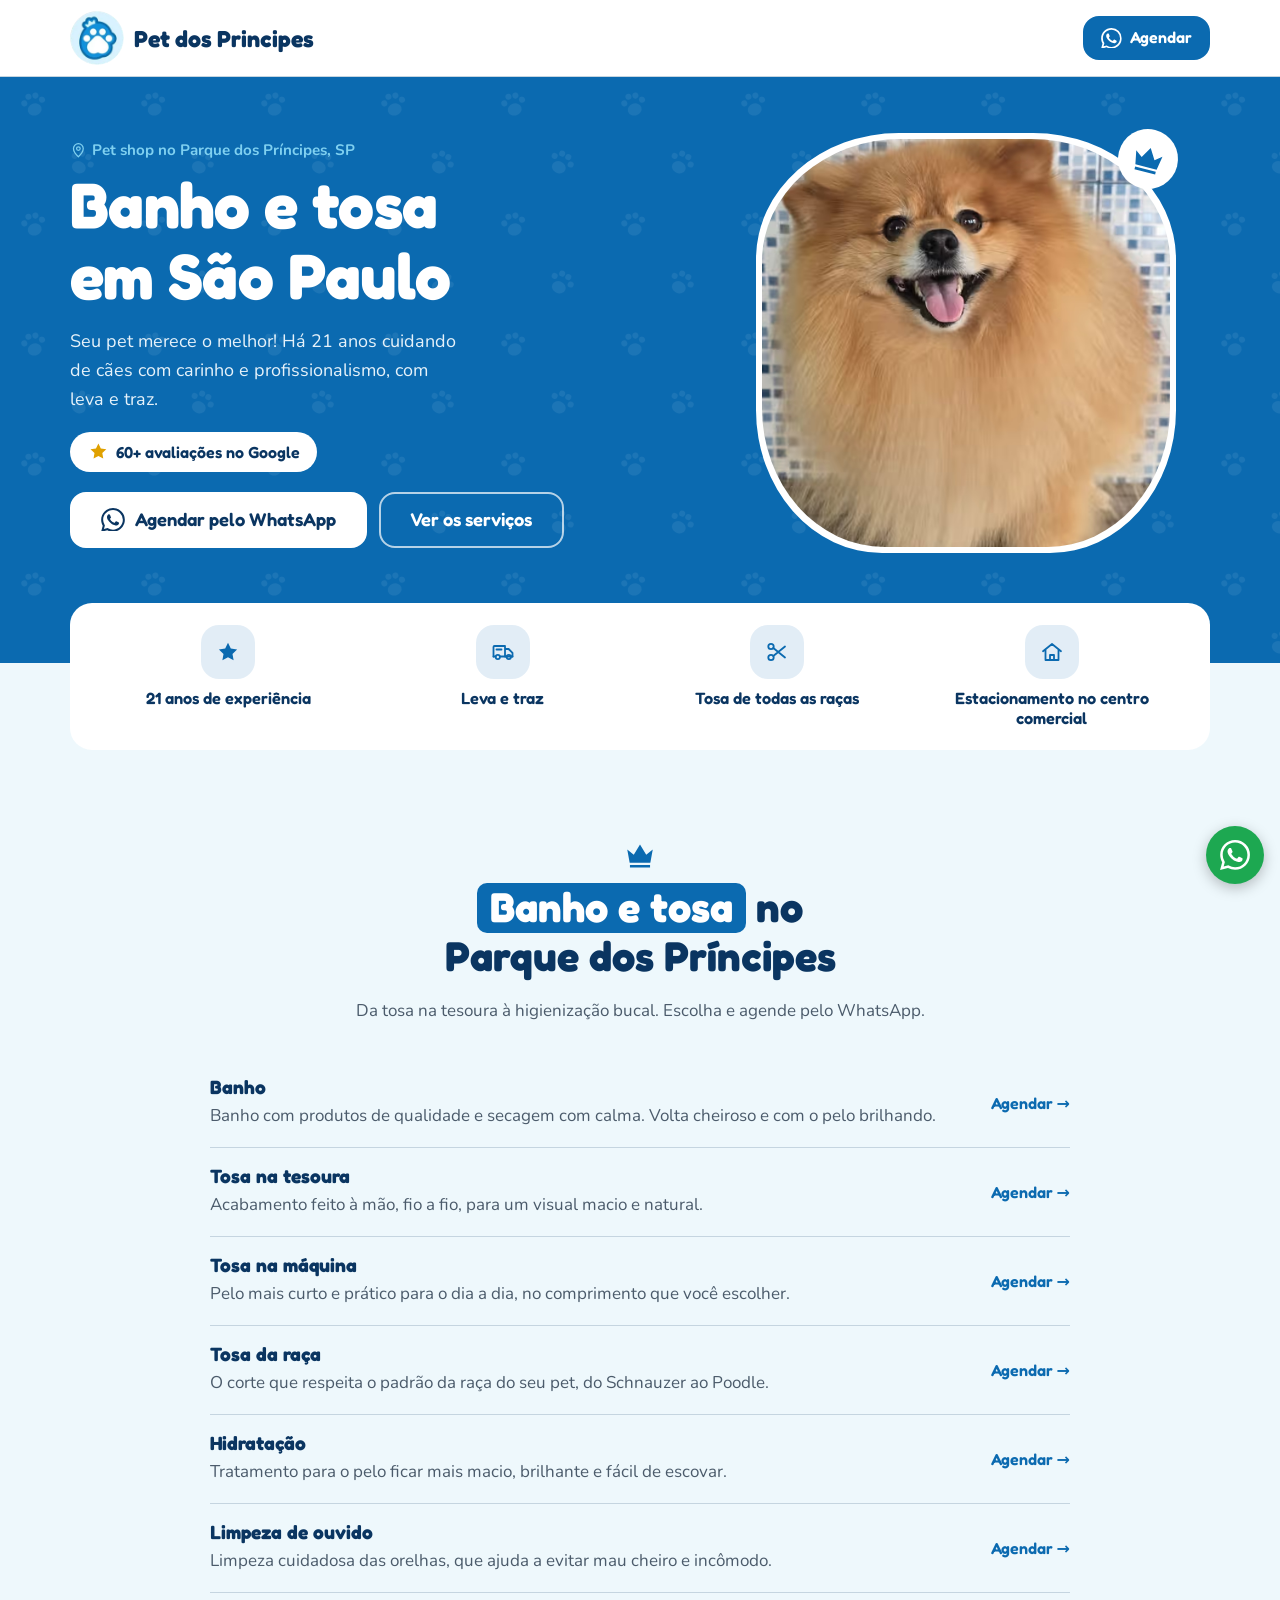
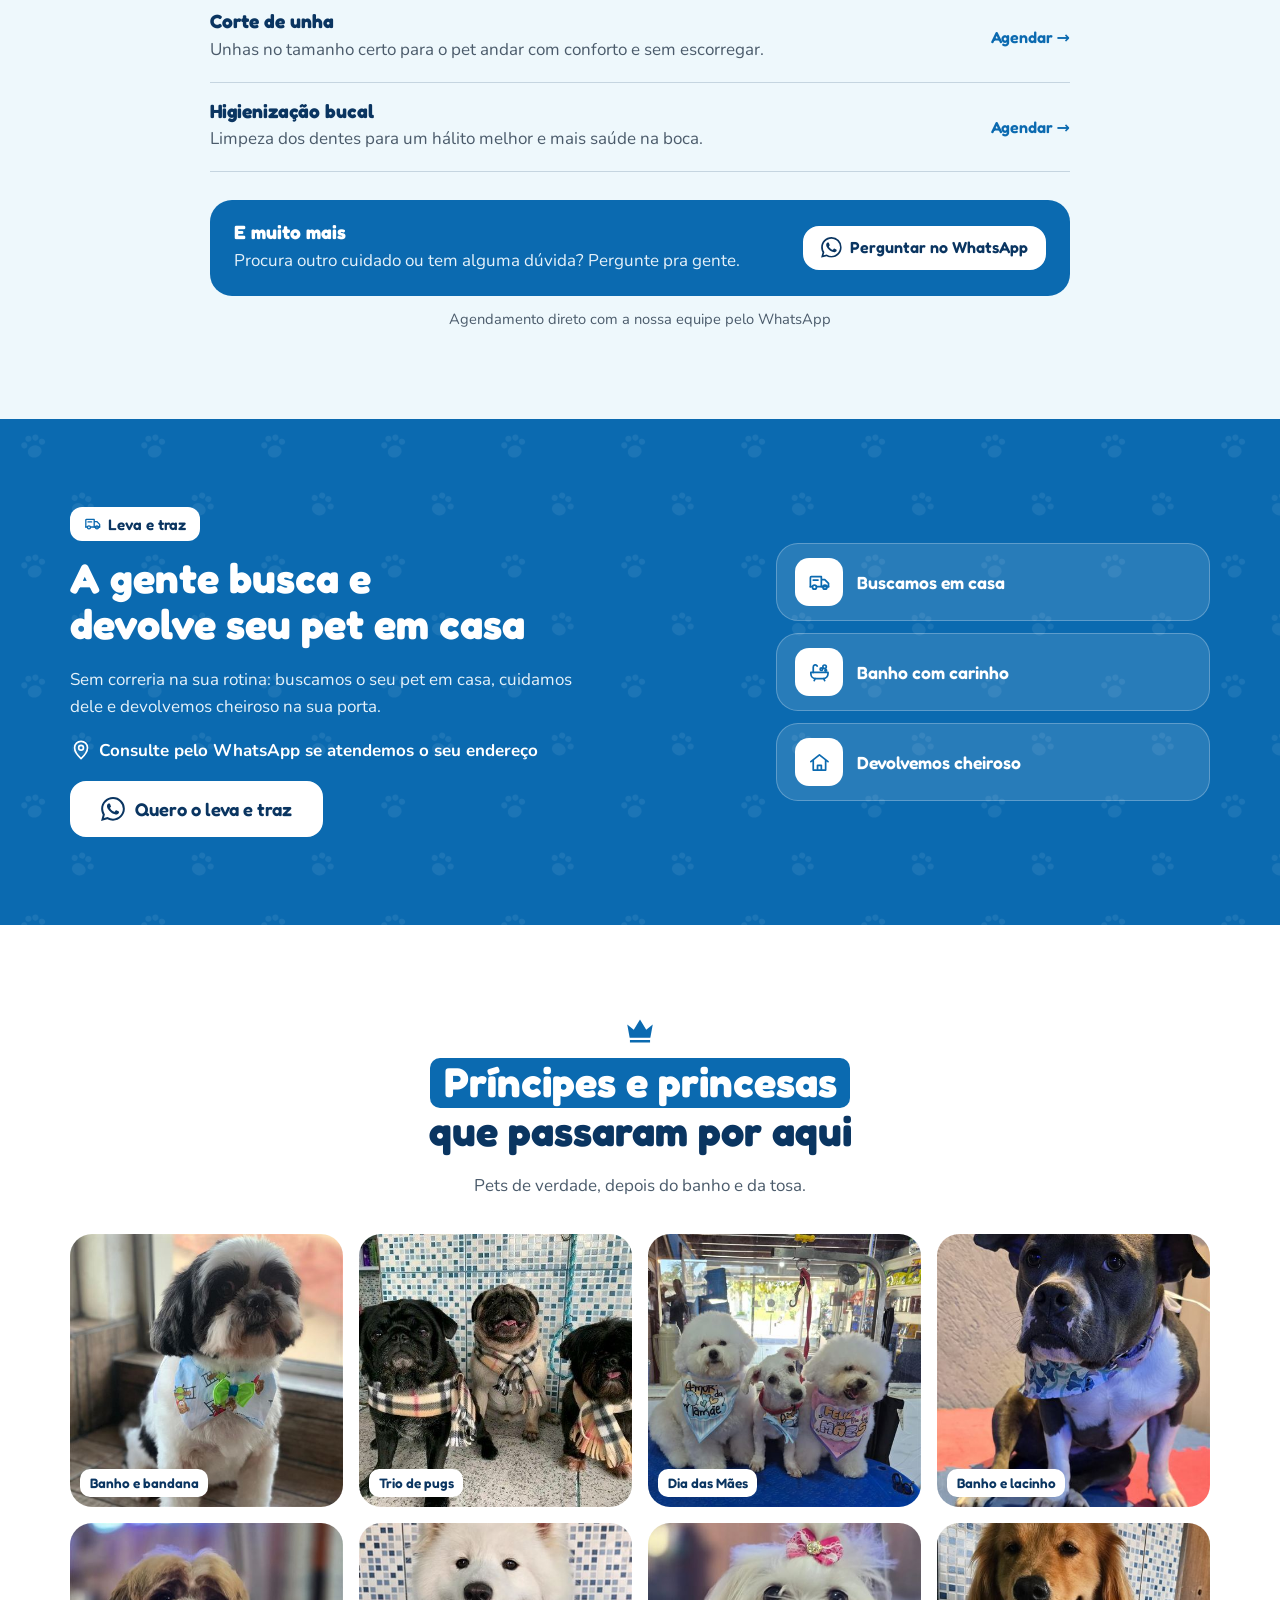
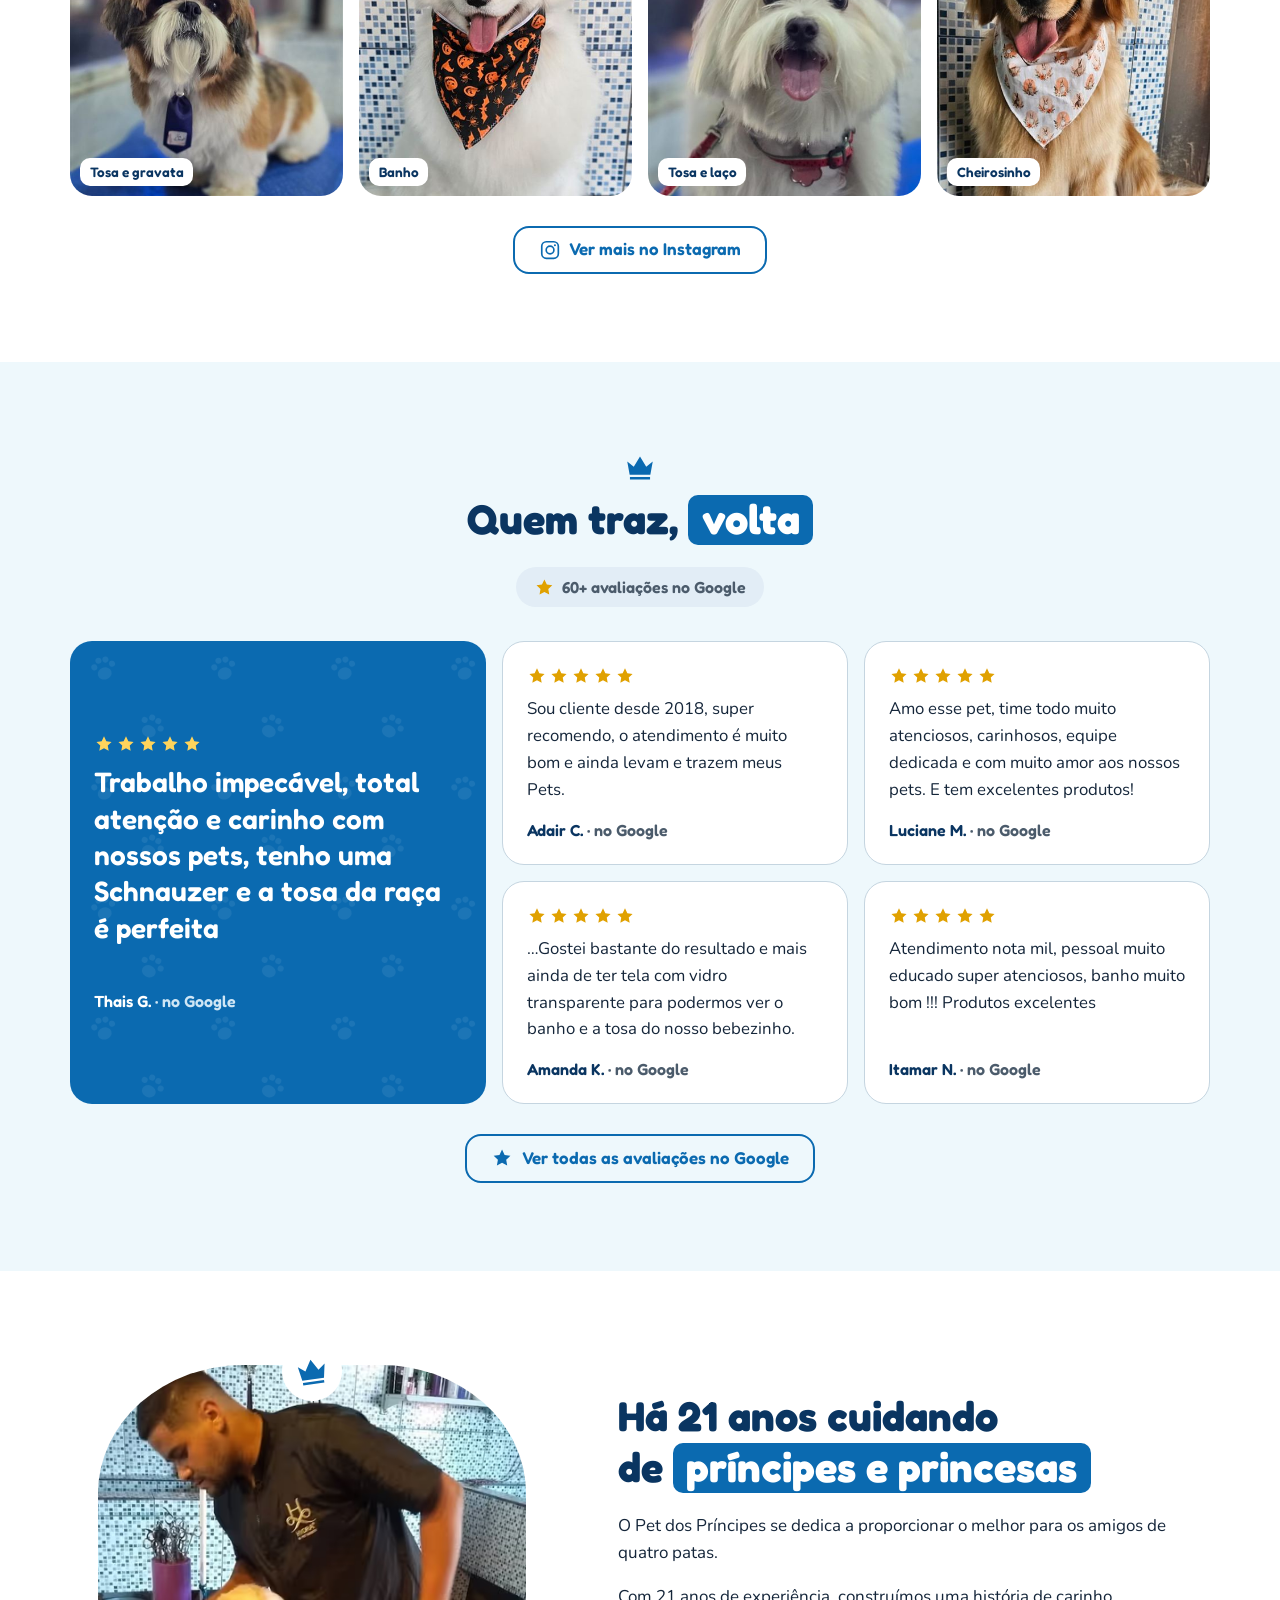
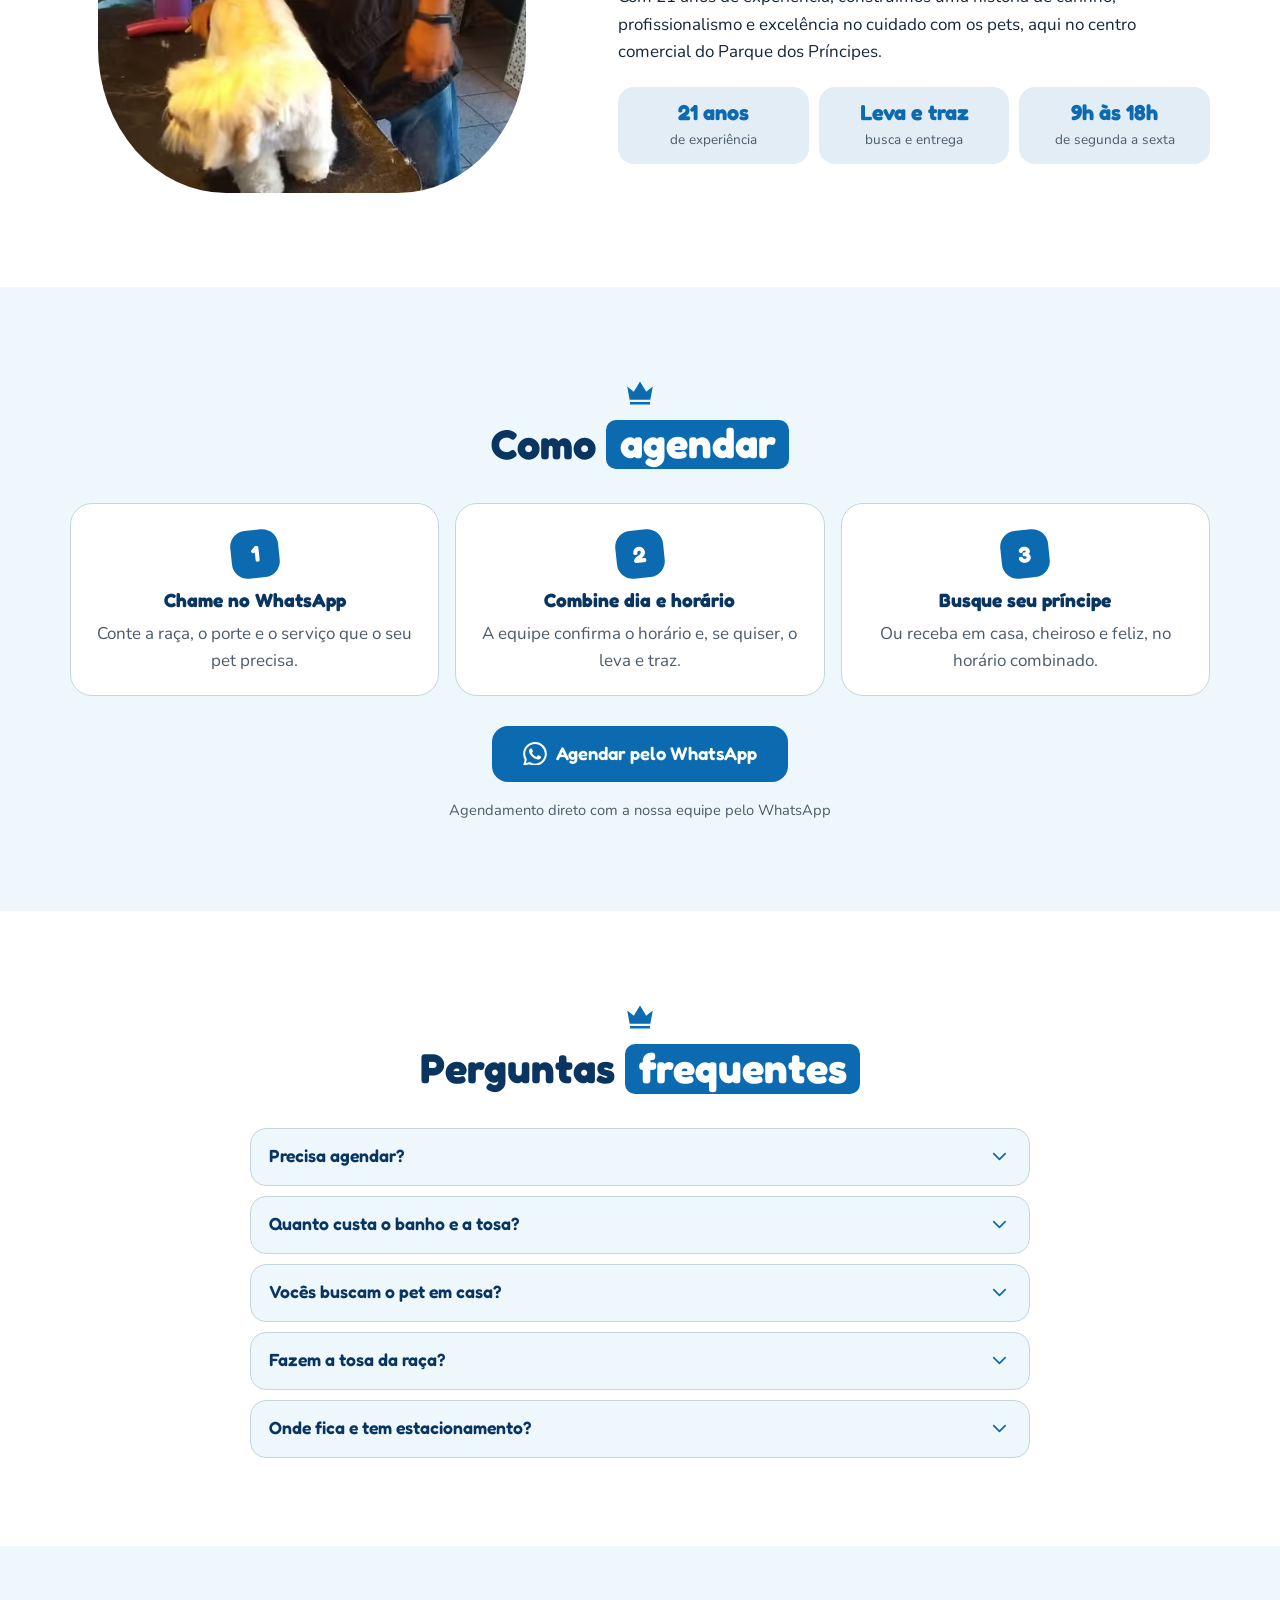
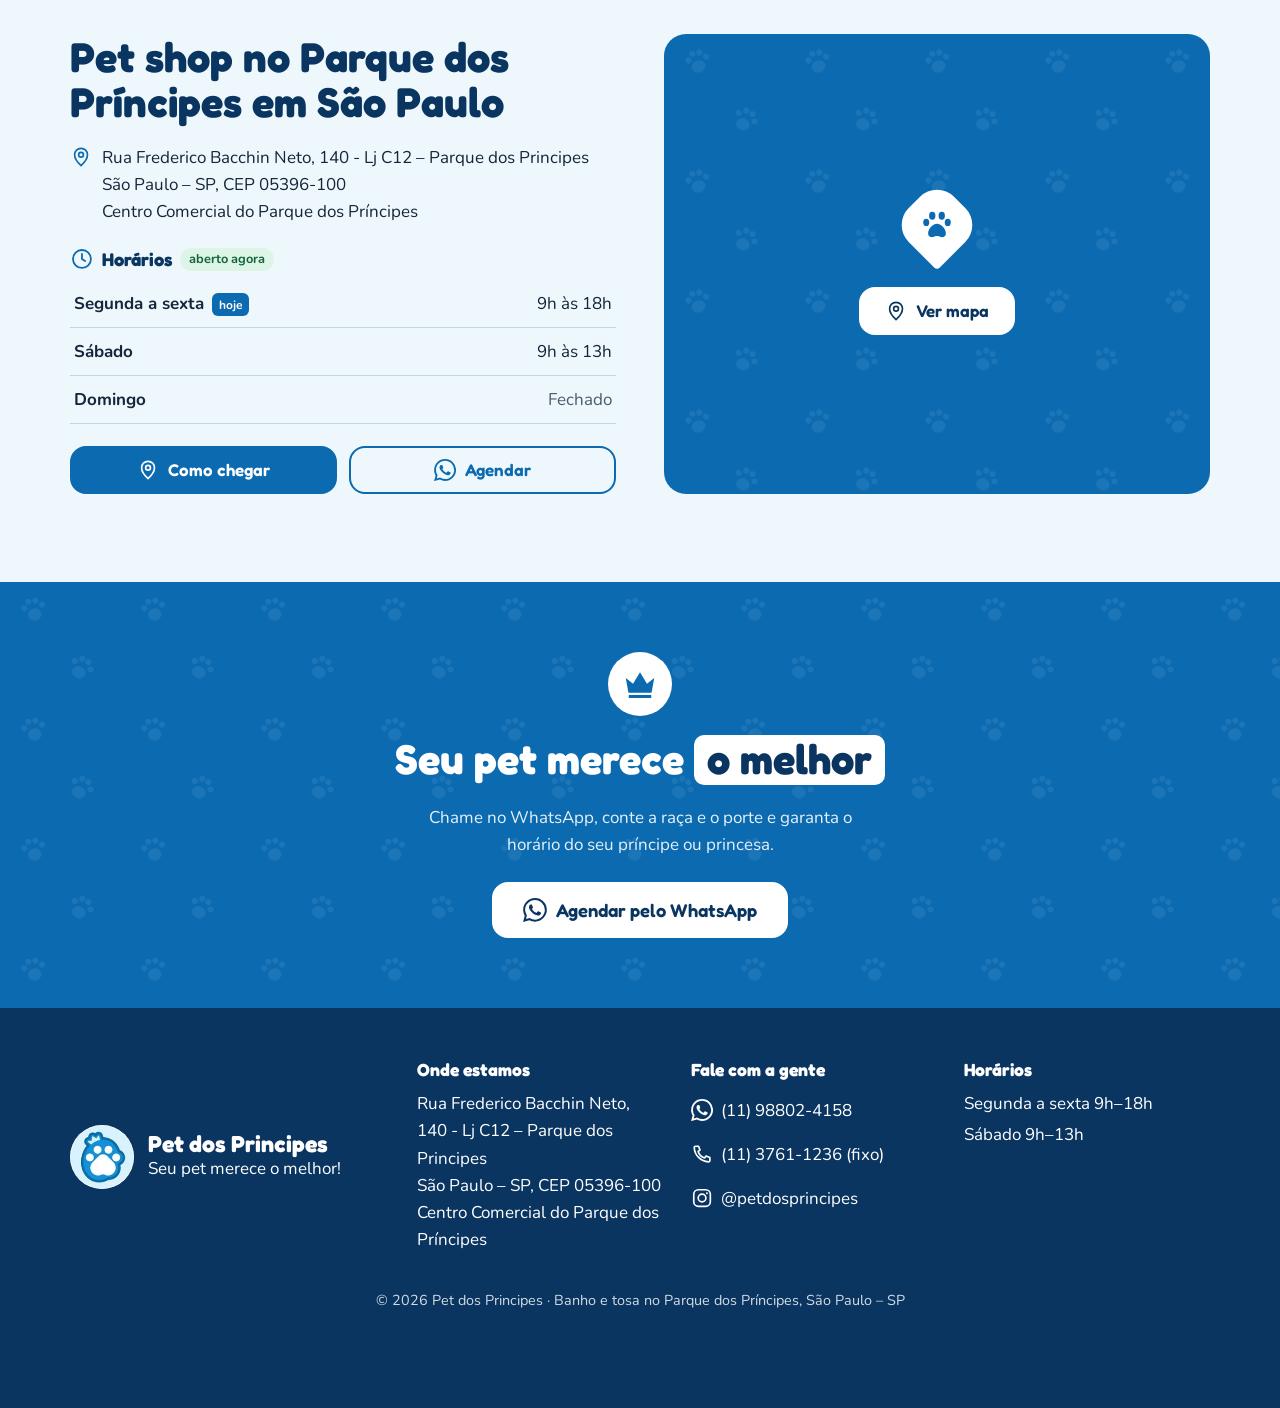
<file: index.html>
<!doctype html>
<html lang="pt-BR">
<head>
  <meta charset="utf-8">
  <meta name="viewport" content="width=device-width, initial-scale=1">
  <title>Banho e Tosa em São Paulo | Pet dos Principes</title>
  <meta name="description" content="Banho, tosa na tesoura, na máquina e tosa da raça no Parque dos Príncipes, em São Paulo. Tem leva e traz. Agende pelo WhatsApp.">
  <meta name="robots" content="noindex, nofollow">
  <meta name="theme-color" content="#0A3561">
  <link rel="icon" type="image/png" sizes="32x32" href="favicon-32.png">
  <link rel="apple-touch-icon" href="apple-touch-icon.png">
  <link rel="manifest" href="site.webmanifest">
  <meta property="og:type" content="website">
  <meta property="og:locale" content="pt_BR">
  <meta property="og:site_name" content="Pet dos Principes">
  <meta property="og:title" content="Banho e Tosa em São Paulo | Pet dos Principes">
  <meta property="og:description" content="Banho, tosa na tesoura, na máquina e tosa da raça no Parque dos Príncipes, em São Paulo. Tem leva e traz. Agende pelo WhatsApp.">
  <meta property="og:url" content="https://pet-dos-principes-a.pages.dev/">
  <meta property="og:image" content="https://pet-dos-principes-a.pages.dev/img/og-spitz-depois-do-banho.jpg">
  <meta property="og:image:width" content="1200">
  <meta property="og:image:height" content="630">
  <meta property="og:image:alt" content="Spitz alemão sorrindo depois do banho e da escovação no Pet dos Principes, em São Paulo">
  <meta name="twitter:card" content="summary_large_image">
  <link rel="preload" href="fontes/fredoka-700.woff2" as="font" type="font/woff2" crossorigin>
  <link rel="preload" href="fontes/nunito-400.woff2" as="font" type="font/woff2" crossorigin>
  <style>:root{--primaria:#0B6AB0;--primaria-escura:#09558D;--primaria-suave:#E2EDF6;--sobre-primaria:#FFFFFF;--secundaria:#0A3561;--secundaria-escura:#082849;--secundaria-suave:#E2E7EC;--sobre-secundaria:#FFFFFF;--destaque:#7FD0F0;--sobre-destaque:#15263A;--fundo:#EEF8FC;--fundo-2:#DEEEF7;--texto:#15263A;--texto-suave:#4B5B6B;--linha:#C5D5E0;--sobre-primaria-suave:#DDEAF4;--sobre-secundaria-suave:#D3DBE3}@font-face{font-family:"Fredoka";src:url(fontes/fredoka-700.woff2) format("woff2");font-weight:700;font-display:swap}
@font-face{font-family:"Fredoka";src:url(fontes/fredoka-600.woff2) format("woff2");font-weight:600;font-display:swap}
@font-face{font-family:"Nunito";src:url(fontes/nunito-400.woff2) format("woff2");font-weight:400;font-display:swap}
@font-face{font-family:"Nunito";src:url(fontes/nunito-700.woff2) format("woff2");font-weight:700;font-display:swap}
:root{
  --whats:#1DA851;--branco:#fff;
  --f-titulo:"Fredoka","Trebuchet MS",system-ui,sans-serif;
  --f-texto:"Nunito",system-ui,-apple-system,"Segoe UI",Roboto,Arial,sans-serif;
  --raio:22px;
  --degrade:var(--primaria);
  --patas:url("data:image/svg+xml,%3Csvg xmlns='http://www.w3.org/2000/svg' width='120' height='120' viewBox='0 0 120 120'%3E%3Cg fill='%23fff' fill-opacity='.07'%3E%3Cg transform='translate(18 20) rotate(-18)'%3E%3Cellipse cx='12' cy='17' rx='7' ry='6'/%3E%3Ccircle cx='4' cy='8' r='3'/%3E%3Ccircle cx='10' cy='3' r='3'/%3E%3Ccircle cx='17' cy='4' r='3'/%3E%3Ccircle cx='22' cy='10' r='3'/%3E%3C/g%3E%3Cg transform='translate(74 70) rotate(22)'%3E%3Cellipse cx='12' cy='17' rx='7' ry='6'/%3E%3Ccircle cx='4' cy='8' r='3'/%3E%3Ccircle cx='10' cy='3' r='3'/%3E%3Ccircle cx='17' cy='4' r='3'/%3E%3Ccircle cx='22' cy='10' r='3'/%3E%3C/g%3E%3C/g%3E%3C/svg%3E")
}
*,*::before,*::after{box-sizing:border-box}
html{-webkit-text-size-adjust:100%;scroll-behavior:smooth;scroll-padding-top:76px}
body{margin:0;background:var(--fundo);color:var(--texto);font:400 1.0625rem/1.6 var(--f-texto);overflow-x:hidden}
img,svg,video{display:block;max-width:100%}
img{height:auto}
h1,h2,h3{font-family:var(--f-titulo);color:var(--secundaria);line-height:1.1;margin:0 0 .45em;font-weight:700;text-wrap:balance}
p{margin:0 0 1em}
a{color:var(--primaria)}
:focus-visible{outline:3px solid var(--destaque);outline-offset:3px}
.container{width:100%;max-width:1180px;margin-inline:auto;padding-inline:20px}
[hidden]{display:none!important}
.sr-only{position:absolute!important;width:1px;height:1px;padding:0;margin:-1px;overflow:hidden;clip:rect(0,0,0,0);white-space:nowrap;border:0}
.pular{position:absolute;left:12px;top:-60px;z-index:100;background:var(--secundaria);color:#fff;padding:12px 18px;font-weight:700}
.pular:focus{top:12px}
.ico{width:1.3em;height:1.3em;flex:none;fill:none;stroke:currentColor;stroke-width:1.8;stroke-linecap:round;stroke-linejoin:round}
.patas{background:var(--patas) 0 0/120px 120px var(--degrade)}

/* Botões: pílula com cantos arredondados como a pata do logo */
.btn{display:inline-flex;align-items:center;justify-content:center;gap:.5em;min-height:48px;padding:.65em 1.4em;border:2px solid var(--primaria);border-radius:16px;
  background:var(--primaria);color:var(--sobre-primaria);font:600 1.0625rem/1.2 var(--f-titulo);text-decoration:none;text-align:center;cursor:pointer;transition:background-color .15s,color .15s,border-color .15s}
.btn:hover{background:var(--primaria-escura);border-color:var(--primaria-escura)}
.btn--sm{min-height:44px;padding:.45em 1em;font-size:1rem}
.btn--lg{min-height:56px;font-size:1.15rem;padding:.75em 1.6em}
.btn--branco{background:#fff;border-color:#fff;color:var(--secundaria)}
.btn--branco:hover{background:var(--primaria-suave);border-color:var(--primaria-suave);color:var(--secundaria)}
.btn--vazado{background:transparent;border-color:rgba(255,255,255,.7);color:#fff}
.btn--vazado:hover{background:rgba(255,255,255,.12);border-color:#fff;color:#fff}
.btn--contorno{background:transparent;color:var(--primaria)}
.btn--contorno:hover{background:var(--primaria);color:var(--sobre-primaria)}

/* Cabeçalho */
.cabecalho{position:sticky;top:0;z-index:50;background:rgba(255,255,255,.96);border-bottom:1px solid var(--linha)}
.cabecalho .container{display:flex;align-items:center;justify-content:space-between;gap:12px;height:64px}
.marca{display:flex;align-items:center;gap:10px;text-decoration:none;min-width:0}
.marca img{width:44px;height:44px;border-radius:50%}
.marca-nome{font:700 clamp(1.1rem,4.8vw,1.45rem)/1.05 var(--f-titulo);color:var(--secundaria);margin:0}
.cabecalho .btn{flex:none}

/* Hero: faixa azul em degradê com patinhas, como os posts */
.hero{color:#fff;padding:28px 0 72px;position:relative}
.hero-grid{display:grid;gap:22px;align-items:center}
.hero-txt{text-align:center}
.hero-local{display:inline-flex;align-items:center;gap:.35em;font-weight:700;font-size:.95rem;color:var(--destaque);margin:0 0 .5em}
.hero-local .ico{width:1.1em;height:1.1em}
.hero h1{color:#fff;font-size:clamp(2.2rem,9vw,4rem);letter-spacing:-.01em;margin-bottom:.25em}
.hero-sub{font-size:1.125rem;max-width:36ch;margin-inline:auto;color:#E6F2FA}
.selo-google{display:inline-flex;align-items:center;gap:.45em;background:#fff;color:var(--secundaria);font:600 1rem/1 var(--f-titulo);padding:.6em 1.1em;border-radius:999px;text-decoration:none;margin:0 0 20px}
.selo-google .ico{color:#E0A100;fill:currentColor;stroke:none}
.hero-ctas{display:flex;flex-wrap:wrap;gap:12px;justify-content:center}
.hero-ctas .btn{flex:1 1 240px}

/* "Almofada": foto com cantos bem redondos, como a pata do logo, e a coroinha */
.almofada{position:relative;margin:0;border-radius:34% 34% 30% 30% / 30% 30% 34% 34%;border:6px solid #fff;background:#fff}
.almofada picture,.almofada img{display:block;width:100%;height:100%;object-fit:cover;border-radius:inherit}
.almofada-coroa{position:absolute;top:-18px;left:50%;transform:translateX(-50%) rotate(-8deg);display:grid;place-items:center;width:46px;height:46px;border-radius:50%;background:#fff;color:var(--primaria)}
.almofada-coroa .ico{width:28px;height:28px}
.hero-foto{width:min(56vw,230px);aspect-ratio:1;margin:14px auto 0}

/* Diferenciais: cartão branco que sobe em cima da faixa azul */
.difs{position:relative;z-index:2;margin-top:-44px}
.difs-lista{list-style:none;margin:0;padding:18px;display:grid;grid-template-columns:repeat(2,minmax(0,1fr));gap:14px 10px;background:#fff;border-radius:var(--raio)}
.difs-lista li{display:flex;align-items:center;gap:10px;font:600 .95rem/1.2 var(--f-titulo);color:var(--secundaria);min-width:0}
.dif-ico{display:grid;place-items:center;flex:none;width:42px;height:42px;border-radius:14px;background:var(--primaria-suave);color:var(--primaria)}
.dif-ico .ico{width:24px;height:24px}
.difs-lista[data-n="1"],.difs-lista[data-n="3"]{grid-template-columns:1fr}

/* Botão fixo do WhatsApp */
.whats-flutuante{position:fixed;right:16px;bottom:16px;z-index:60;display:grid;place-items:center;width:58px;height:58px;border-radius:50%;background:var(--whats);color:#fff;box-shadow:0 4px 14px rgba(0,0,0,.25)}
.whats-flutuante .ico{width:30px;height:30px}

@media (min-width:700px){
  .difs-lista,.difs-lista[data-n="3"]{grid-template-columns:repeat(var(--cols,4),minmax(0,1fr));padding:22px 26px}
  .difs-lista[data-n="2"]{--cols:2}.difs-lista[data-n="3"]{--cols:3}
  .difs-lista li{flex-direction:column;text-align:center;font-size:1.02rem}
  .dif-ico{width:54px;height:54px;border-radius:18px}
}
@media (min-width:900px){
  .cabecalho .container{height:76px}
  .marca img{width:54px;height:54px}
  .hero{padding:56px 0 110px}
  .hero-grid{grid-template-columns:1.1fr .9fr;gap:56px}
  .hero-txt{text-align:left;order:-1}
  .hero-sub{margin-inline:0}
  .hero-ctas{justify-content:flex-start}
  .hero-ctas .btn{flex:0 0 auto}
  .hero-foto{width:min(100%,420px);margin:0 auto}
  .almofada-coroa{width:60px;height:60px;top:-24px}.almofada-coroa .ico{width:36px;height:36px}
  .difs{margin-top:-60px}
}
@media (prefers-reduced-motion:reduce){*,*::before,*::after{animation:none!important;transition:none!important;scroll-behavior:auto!important}}
/* Foto do hero: rosto do pet no enquadramento; coroa no canto, fora da cabeça */
.hero-foto img{object-position:50% 25%}
.hero-foto .almofada-coroa{left:auto;right:-8px;top:-10px;transform:rotate(14deg)}
</style>
  <link rel="preload" href="style.css?v=41ab22df" as="style" onload="this.onload=null;this.rel='stylesheet'">
  <noscript><link rel="stylesheet" href="style.css?v=41ab22df"></noscript>
  <script src="comum.js?v=41ab22df" defer></script>
  <script src="main.js?v=41ab22df" defer></script>
  <script type="application/ld+json">
{
  "@context": "https://schema.org",
  "@type": "PetStore",
  "@id": "https://pet-dos-principes-a.pages.dev/#negocio",
  "name": "Pet dos Principes",
  "description": "Banho, tosa na tesoura, na máquina e tosa da raça no Parque dos Príncipes, em São Paulo. Tem leva e traz. Agende pelo WhatsApp.",
  "url": "https://pet-dos-principes-a.pages.dev/",
  "telephone": "+5511988024158",
  "image": "https://pet-dos-principes-a.pages.dev/img/og-spitz-depois-do-banho.jpg",
  "address": {
    "@type": "PostalAddress",
    "streetAddress": "Rua Frederico Bacchin Neto, 140 - Lj C12",
    "addressLocality": "São Paulo",
    "addressRegion": "SP",
    "postalCode": "05396-100",
    "addressCountry": "BR"
  },
  "geo": {
    "@type": "GeoCoordinates",
    "latitude": -23.5698549,
    "longitude": -46.7676851
  },
  "openingHoursSpecification": [
    {
      "@type": "OpeningHoursSpecification",
      "dayOfWeek": [
        "Monday",
        "Tuesday",
        "Wednesday",
        "Thursday",
        "Friday"
      ],
      "opens": "09:00",
      "closes": "18:00"
    },
    {
      "@type": "OpeningHoursSpecification",
      "dayOfWeek": [
        "Saturday"
      ],
      "opens": "09:00",
      "closes": "13:00"
    }
  ],
  "sameAs": [
    "https://www.instagram.com/petdosprincipes/"
  ],
  "hasMap": "https://maps.google.com/?cid=9897320206006077592",
  "makesOffer": [
    {
      "@type": "Offer",
      "itemOffered": {
        "@type": "Service",
        "name": "Banho"
      }
    },
    {
      "@type": "Offer",
      "itemOffered": {
        "@type": "Service",
        "name": "Tosa na tesoura"
      }
    },
    {
      "@type": "Offer",
      "itemOffered": {
        "@type": "Service",
        "name": "Tosa na máquina"
      }
    },
    {
      "@type": "Offer",
      "itemOffered": {
        "@type": "Service",
        "name": "Tosa da raça"
      }
    },
    {
      "@type": "Offer",
      "itemOffered": {
        "@type": "Service",
        "name": "Hidratação"
      }
    },
    {
      "@type": "Offer",
      "itemOffered": {
        "@type": "Service",
        "name": "Limpeza de ouvido"
      }
    },
    {
      "@type": "Offer",
      "itemOffered": {
        "@type": "Service",
        "name": "Corte de unha"
      }
    },
    {
      "@type": "Offer",
      "itemOffered": {
        "@type": "Service",
        "name": "Higienização bucal"
      }
    }
  ],
  "logo": "https://pet-dos-principes-a.pages.dev/img/logo-logo.png",
  "areaServed": [
    "Parque dos Príncipes",
    "Vila São Francisco",
    "Rio Pequeno",
    "Raposo Tavares",
    "São Paulo"
  ]
}
  </script>
</head>
<body>
  <a class="pular" href="#conteudo">Pular para o conteúdo</a>
  <svg width="0" height="0" style="position:absolute" aria-hidden="true" focusable="false">
  <symbol id="i-whats" viewBox="0 0 24 24"><path fill="currentColor" stroke="none" d="M17.472 14.382c-.297-.149-1.758-.867-2.03-.967-.273-.099-.471-.148-.67.15-.197.297-.767.966-.94 1.164-.173.199-.347.223-.644.075-.297-.15-1.255-.463-2.39-1.475-.883-.788-1.48-1.761-1.653-2.059-.173-.297-.018-.458.13-.606.134-.133.298-.347.446-.52.149-.174.198-.298.298-.497.099-.198.05-.371-.025-.52-.075-.149-.669-1.612-.916-2.207-.242-.579-.487-.5-.669-.51-.173-.008-.371-.01-.57-.01-.198 0-.52.074-.792.372-.272.297-1.04 1.016-1.04 2.479 0 1.462 1.065 2.875 1.213 3.074.149.198 2.096 3.2 5.077 4.487.709.306 1.262.489 1.694.625.712.227 1.36.195 1.871.118.571-.085 1.758-.719 2.006-1.413.248-.694.248-1.289.173-1.413-.074-.124-.272-.198-.57-.347m-5.421 7.403h-.004a9.87 9.87 0 01-5.031-1.378l-.361-.214-3.741.982.998-3.648-.235-.374a9.86 9.86 0 01-1.51-5.26c.001-5.45 4.436-9.884 9.888-9.884 2.64 0 5.122 1.03 6.988 2.898a9.825 9.825 0 012.893 6.994c-.003 5.45-4.437 9.884-9.885 9.884m8.413-18.297A11.815 11.815 0 0012.05 0C5.495 0 .16 5.335.157 11.892c0 2.096.547 4.142 1.588 5.945L.057 24l6.305-1.654a11.882 11.882 0 005.683 1.448h.005c6.554 0 11.89-5.335 11.893-11.893a11.821 11.821 0 00-3.48-8.413Z"/></symbol>
  <symbol id="i-coracao" viewBox="0 0 24 24"><path d="M12 20.5s-7.6-4.6-9.5-9.2C1 7.8 3 4.3 6.5 4.3c2.2 0 3.7 1.3 5.5 3.2 1.8-1.9 3.3-3.2 5.5-3.2 3.5 0 5.5 3.5 4 7-1.9 4.6-9.5 9.2-9.5 9.2z"/><g fill="currentColor" stroke="none"><ellipse cx="12" cy="13.6" rx="2.3" ry="1.9"/><circle cx="9.3" cy="10.9" r=".95"/><circle cx="11" cy="9.4" r=".95"/><circle cx="13" cy="9.4" r=".95"/><circle cx="14.7" cy="10.9" r=".95"/></g></symbol>
  <symbol id="i-van" viewBox="0 0 24 24"><path d="M2.5 16.5V7a1 1 0 0 1 1-1H14v10.5M14 9h3.6l3.9 3.9v3.6H14"/><path d="M2.5 16.5h2M9 16.5h6.5M20 16.5h1.5"/><circle cx="6.8" cy="17" r="2.1"/><circle cx="17.8" cy="17" r="2.1"/><path d="M5.5 9.5h5"/></symbol>
  <symbol id="i-gota" viewBox="0 0 24 24"><path d="M12 2.8s6.3 6.6 6.3 11.4a6.3 6.3 0 0 1-12.6 0C5.7 9.4 12 2.8 12 2.8z"/><path d="M9.3 14.4l1.9 1.9 3.6-3.7"/></symbol>
  <symbol id="i-pata" viewBox="0 0 24 24"><g fill="currentColor" stroke="none"><path d="M12 11.2c2.9 0 5.6 3.4 5.6 6.1 0 1.9-1.6 2.6-3 2.3-1-.2-1.7-.6-2.6-.6s-1.6.4-2.6.6c-1.4.3-3-.4-3-2.3 0-2.7 2.7-6.1 5.6-6.1z"/><ellipse cx="5.2" cy="10.4" rx="1.9" ry="2.3"/><ellipse cx="9" cy="6.2" rx="2" ry="2.5"/><ellipse cx="15" cy="6.2" rx="2" ry="2.5"/><ellipse cx="18.8" cy="10.4" rx="1.9" ry="2.3"/></g></symbol>
  <symbol id="i-banho" viewBox="0 0 24 24"><path d="M3 12h18v1.5a5 5 0 0 1-5 5H8a5 5 0 0 1-5-5V12z"/><path d="M7.5 18.5l-1 2M16.5 18.5l1 2M5.5 12V6.2a2.2 2.2 0 0 1 4.2-.9"/><circle cx="14" cy="8.6" r="1.3"/><circle cx="17.4" cy="6" r="1.8"/><circle cx="18.6" cy="9.8" r=".9"/></symbol>
  <symbol id="i-tesoura" viewBox="0 0 24 24"><circle cx="6" cy="6.5" r="2.7"/><circle cx="6" cy="17.5" r="2.7"/><path d="M8.3 8L20 17.5M8.3 16L20 6.5"/></symbol>
  <symbol id="i-higienica" viewBox="0 0 24 24"><path d="M11 3l1.9 5.1L18 10l-5.1 1.9L11 17l-1.9-5.1L4 10l5.1-1.9z"/><path d="M18.5 14.5l.8 1.9 1.9.8-1.9.8-.8 1.9-.8-1.9-1.9-.8 1.9-.8z"/></symbol>
  <symbol id="i-hidratacao" viewBox="0 0 24 24"><path d="M9 3.5s4.6 4.9 4.6 8.4a4.6 4.6 0 0 1-9.2 0C4.4 8.4 9 3.5 9 3.5z"/><path d="M17 10.5s3.2 3.4 3.2 5.8a3.2 3.2 0 0 1-6.4 0c0-2.4 3.2-5.8 3.2-5.8z"/><path d="M7 12.5a2 2 0 0 0 2 2"/></symbol>
  <symbol id="i-chat" viewBox="0 0 24 24"><path d="M4.5 4.5h15a1.5 1.5 0 0 1 1.5 1.5v9.5a1.5 1.5 0 0 1-1.5 1.5H11l-5 4v-4H4.5A1.5 1.5 0 0 1 3 15.5V6a1.5 1.5 0 0 1 1.5-1.5z"/><g fill="currentColor" stroke="none"><circle cx="8" cy="10.8" r="1.2"/><circle cx="12" cy="10.8" r="1.2"/><circle cx="16" cy="10.8" r="1.2"/></g></symbol>
  <symbol id="i-estrela" viewBox="0 0 24 24"><path fill="currentColor" stroke="none" d="M12 2.8l2.8 5.8 6.3.9-4.6 4.4 1.1 6.3L12 17.2l-5.6 3 1.1-6.3L2.9 9.5l6.3-.9z"/></symbol>
  <symbol id="i-pin" viewBox="0 0 24 24"><path d="M12 21.2s-7-6.2-7-11.7a7 7 0 0 1 14 0c0 5.5-7 11.7-7 11.7z"/><circle cx="12" cy="9.5" r="2.6"/></symbol>
  <symbol id="i-relogio" viewBox="0 0 24 24"><circle cx="12" cy="12" r="9"/><path d="M12 7v5l3.2 2"/></symbol>
  <symbol id="i-insta" viewBox="0 0 24 24"><rect x="3" y="3" width="18" height="18" rx="5"/><circle cx="12" cy="12" r="4.2"/><circle cx="17.3" cy="6.7" r="1.1" fill="currentColor" stroke="none"/></symbol>
  <symbol id="i-som" viewBox="0 0 24 24"><path d="M3.5 9.2h3.8L12 5v14l-4.7-4.2H3.5z"/><path d="M15.5 8.8a4.6 4.6 0 0 1 0 6.4M18.3 6a8.6 8.6 0 0 1 0 12"/></symbol>
  <symbol id="i-mudo" viewBox="0 0 24 24"><path d="M3.5 9.2h3.8L12 5v14l-4.7-4.2H3.5z"/><path d="M15.5 9.5l5 5M20.5 9.5l-5 5"/></symbol>
  <symbol id="i-pausa" viewBox="0 0 24 24"><path d="M9 5v14M15 5v14" stroke-width="2.6"/></symbol>
  <symbol id="i-tocar" viewBox="0 0 24 24"><path fill="currentColor" stroke="none" d="M8 5.2v13.6a.6.6 0 0 0 .9.5l10.8-6.8a.6.6 0 0 0 0-1L8.9 4.7a.6.6 0 0 0-.9.5z"/></symbol>
  <symbol id="i-seta" viewBox="0 0 24 24"><path d="M6 9l6 6 6-6"/></symbol>
  <symbol id="i-presente" viewBox="0 0 24 24"><path d="M4.5 11.5h15V20a1 1 0 0 1-1 1h-13a1 1 0 0 1-1-1z"/><rect x="3" y="7.5" width="18" height="4" rx="1"/><path d="M12 7.5V21M12 7.5C10.8 4.6 7.4 4 7.2 6c-.2 1.6 2.3 1.5 4.8 1.5zm0 0c1.2-2.9 4.6-3.5 4.8-1.5.2 1.6-2.3 1.5-4.8 1.5z"/></symbol>
  <symbol id="i-casa" viewBox="0 0 24 24"><path d="M3 11.2L12 4l9 7.2M5.5 9.5V20h13V9.5M10 20v-5h4v5"/></symbol>
  <symbol id="i-laco" viewBox="0 0 24 24"><path d="M12 11.5C9 6 3.5 5 2.8 8.4c-.6 3 2.2 5.8 9.2 3.1zM12 11.5c3-5.5 8.5-6.5 9.2-3.1.6 3-2.2 5.8-9.2 3.1z"/><circle cx="12" cy="11.5" r="1.6"/><path d="M11 13l-2.5 6.5M13 13l2.5 6.5"/></symbol>
  <symbol id="i-gato" viewBox="0 0 24 24"><path d="M5 10V4l4.2 3.3h5.6L19 4v6c1.3 1.3 2 2.9 2 4.6 0 3.9-4 6.4-9 6.4s-9-2.5-9-6.4c0-1.7.7-3.3 2-4.6z"/><g fill="currentColor" stroke="none"><circle cx="9" cy="13" r="1.1"/><circle cx="15" cy="13" r="1.1"/></g><path d="M11 16.2h2l-1 1z"/></symbol>
  <symbol id="i-escova" viewBox="0 0 24 24"><path d="M3.5 20.5l7.3-7.3"/><path d="M10 9.8l4.2 4.2 5.4-5.4a3 3 0 0 0-4.2-4.2z"/><path d="M12.6 7.2l4.2 4.2M14.7 5.4l3.9 3.9"/></symbol>
  <symbol id="i-coroa" viewBox="0 0 24 24"><path fill="currentColor" stroke="none" d="M3 8.2l4.6 3.6L12 4.5l4.4 7.3L21 8.2l-1.7 9.3H4.7zM4.9 19h14.2v1.8H4.9z"/></symbol>
  <symbol id="i-fone" viewBox="0 0 24 24"><path d="M5 3.5h3.2l1.6 4.2-2.1 1.5a11 11 0 0 0 7.1 7.1l1.5-2.1 4.2 1.6V19a1.5 1.5 0 0 1-1.6 1.5A16.5 16.5 0 0 1 3.5 5.1 1.5 1.5 0 0 1 5 3.5z"/></symbol>
</svg>

  <header class="cabecalho">
    <div class="container">
      <a class="marca" href="#topo" aria-label="Pet dos Principes, voltar ao início"><img src="img/logo-logo-120.webp" srcset="img/logo-logo-120.webp 120w, img/logo-logo-240.webp 240w" sizes="48px" width="120" height="120" alt=""><span class="marca-nome">Pet dos Principes</span></a>
      <a class="btn btn--sm" href="https://wa.me/5511988024158?text=Ol%C3%A1!%20Vi%20o%20site%20e%20quero%20agendar%20um%20hor%C3%A1rio%20para%20o%20meu%20pet%20%F0%9F%90%BE" target="_blank" rel="noopener" data-local="cabecalho"><svg class="ico" aria-hidden="true" focusable="false"><use href="#i-whats"></use></svg>Agendar</a>
    </div>
  </header>

  <main id="conteudo">
    <section class="hero patas" id="topo" aria-labelledby="hero-titulo">
      <div class="container hero-grid">
        <figure class="hero-foto almofada almofada--coroa">
          <picture><source type="image/avif" srcset="img/spitz-depois-do-banho-480.avif 480w, img/spitz-depois-do-banho-960.avif 960w" sizes="(min-width: 900px) 440px, 56vw"><source type="image/webp" srcset="img/spitz-depois-do-banho-480.webp 480w, img/spitz-depois-do-banho-960.webp 960w" sizes="(min-width: 900px) 440px, 56vw"><img src="img/spitz-depois-do-banho-960.jpg" alt="Spitz alemão sorrindo depois do banho e da escovação no Pet dos Principes, em São Paulo" width="720" height="960" fetchpriority="high" decoding="async"></picture>
          <span class="almofada-coroa" aria-hidden="true"><svg class="ico" aria-hidden="true" focusable="false"><use href="#i-coroa"></use></svg></span>
        </figure>
        <div class="hero-txt">
          <p class="hero-local"><svg class="ico" aria-hidden="true" focusable="false"><use href="#i-pin"></use></svg><span>Pet shop no Parque dos Príncipes, SP</span></p>
          <h1 id="hero-titulo">Banho e tosa em São Paulo</h1>
          <p class="hero-sub">Seu pet merece o melhor! Há 21 anos cuidando de cães com carinho e profissionalismo, com leva e traz.</p>
          <a class="selo-google" href="#avaliacoes"><svg class="ico" aria-hidden="true" focusable="false"><use href="#i-estrela"></use></svg><span>60+ avaliações no Google</span></a>
          <div class="hero-ctas">
            <a class="btn btn--lg btn--branco" href="https://wa.me/5511988024158?text=Ol%C3%A1!%20Vi%20o%20site%20e%20quero%20agendar%20um%20hor%C3%A1rio%20para%20o%20meu%20pet%20%F0%9F%90%BE" target="_blank" rel="noopener" data-local="hero"><svg class="ico" aria-hidden="true" focusable="false"><use href="#i-whats"></use></svg>Agendar pelo WhatsApp</a>
            <a class="btn btn--lg btn--vazado" href="#servicos">Ver os serviços</a>
          </div>
        </div>
      </div>
    </section>

    <section class="difs" aria-label="Diferenciais">
      <div class="container">
        <ul class="difs-lista" data-n="4"><li><span class="dif-ico"><svg class="ico" aria-hidden="true" focusable="false"><use href="#i-estrela"></use></svg></span><span>21 anos de experiência</span></li><li><span class="dif-ico"><svg class="ico" aria-hidden="true" focusable="false"><use href="#i-van"></use></svg></span><span>Leva e traz</span></li><li><span class="dif-ico"><svg class="ico" aria-hidden="true" focusable="false"><use href="#i-tesoura"></use></svg></span><span>Tosa de todas as raças</span></li><li><span class="dif-ico"><svg class="ico" aria-hidden="true" focusable="false"><use href="#i-casa"></use></svg></span><span>Estacionamento no centro comercial</span></li></ul>
      </div>
    </section>
    <section class="secao" id="servicos" aria-labelledby="servicos-titulo">
      <div class="container">
        <header class="secao-topo"><svg class="ico coroa" aria-hidden="true" focusable="false"><use href="#i-coroa"></use></svg><h2 id="servicos-titulo"><span class="tarja">Banho e tosa</span> no Parque dos Príncipes</h2><p>Da tosa na tesoura à higienização bucal. Escolha e agende pelo WhatsApp.</p></header>
        <ul class="servicos" data-r2="1" data-r3="0"><li class="servico"><h3>Banho</h3><p>Banho com produtos de qualidade e secagem com calma. Volta cheiroso e com o pelo brilhando.</p><div class="servico-pe"><a class="link-whats" href="https://wa.me/5511988024158?text=Ol%C3%A1!%20Vi%20o%20site%20e%20quero%20agendar%20banho%20para%20o%20meu%20pet%20%F0%9F%90%BE" target="_blank" rel="noopener" aria-label="Agendar: Banho" data-local="servico">Agendar →</a></div></li><li class="servico"><h3>Tosa na tesoura</h3><p>Acabamento feito à mão, fio a fio, para um visual macio e natural.</p><div class="servico-pe"><a class="link-whats" href="https://wa.me/5511988024158?text=Ol%C3%A1!%20Vi%20o%20site%20e%20quero%20agendar%20tosa%20na%20tesoura%20para%20o%20meu%20pet%20%F0%9F%90%BE" target="_blank" rel="noopener" aria-label="Agendar: Tosa na tesoura" data-local="servico">Agendar →</a></div></li><li class="servico"><h3>Tosa na máquina</h3><p>Pelo mais curto e prático para o dia a dia, no comprimento que você escolher.</p><div class="servico-pe"><a class="link-whats" href="https://wa.me/5511988024158?text=Ol%C3%A1!%20Vi%20o%20site%20e%20quero%20agendar%20tosa%20na%20m%C3%A1quina%20para%20o%20meu%20pet%20%F0%9F%90%BE" target="_blank" rel="noopener" aria-label="Agendar: Tosa na máquina" data-local="servico">Agendar →</a></div></li><li class="servico"><h3>Tosa da raça</h3><p>O corte que respeita o padrão da raça do seu pet, do Schnauzer ao Poodle.</p><div class="servico-pe"><a class="link-whats" href="https://wa.me/5511988024158?text=Ol%C3%A1!%20Vi%20o%20site%20e%20quero%20agendar%20tosa%20da%20ra%C3%A7a%20para%20o%20meu%20pet%20%F0%9F%90%BE" target="_blank" rel="noopener" aria-label="Agendar: Tosa da raça" data-local="servico">Agendar →</a></div></li><li class="servico"><h3>Hidratação</h3><p>Tratamento para o pelo ficar mais macio, brilhante e fácil de escovar.</p><div class="servico-pe"><a class="link-whats" href="https://wa.me/5511988024158?text=Ol%C3%A1!%20Vi%20o%20site%20e%20quero%20agendar%20hidrata%C3%A7%C3%A3o%20para%20o%20meu%20pet%20%F0%9F%90%BE" target="_blank" rel="noopener" aria-label="Agendar: Hidratação" data-local="servico">Agendar →</a></div></li><li class="servico"><h3>Limpeza de ouvido</h3><p>Limpeza cuidadosa das orelhas, que ajuda a evitar mau cheiro e incômodo.</p><div class="servico-pe"><a class="link-whats" href="https://wa.me/5511988024158?text=Ol%C3%A1!%20Vi%20o%20site%20e%20quero%20agendar%20limpeza%20de%20ouvido%20para%20o%20meu%20pet%20%F0%9F%90%BE" target="_blank" rel="noopener" aria-label="Agendar: Limpeza de ouvido" data-local="servico">Agendar →</a></div></li><li class="servico"><h3>Corte de unha</h3><p>Unhas no tamanho certo para o pet andar com conforto e sem escorregar.</p><div class="servico-pe"><a class="link-whats" href="https://wa.me/5511988024158?text=Ol%C3%A1!%20Vi%20o%20site%20e%20quero%20agendar%20corte%20de%20unha%20para%20o%20meu%20pet%20%F0%9F%90%BE" target="_blank" rel="noopener" aria-label="Agendar: Corte de unha" data-local="servico">Agendar →</a></div></li><li class="servico"><h3>Higienização bucal</h3><p>Limpeza dos dentes para um hálito melhor e mais saúde na boca.</p><div class="servico-pe"><a class="link-whats" href="https://wa.me/5511988024158?text=Ol%C3%A1!%20Vi%20o%20site%20e%20quero%20agendar%20higieniza%C3%A7%C3%A3o%20bucal%20para%20o%20meu%20pet%20%F0%9F%90%BE" target="_blank" rel="noopener" aria-label="Agendar: Higienização bucal" data-local="servico">Agendar →</a></div></li><li class="servico servico--mais"><h3>E muito mais</h3><p>Procura outro cuidado ou tem alguma dúvida? Pergunte pra gente.</p><div class="servico-pe"><a class="btn btn--branco btn--sm" href="https://wa.me/5511988024158?text=Ol%C3%A1!%20Vi%20o%20site%20e%20tenho%20uma%20d%C3%BAvida%20sobre%20os%20servi%C3%A7os%20%F0%9F%92%AC" target="_blank" rel="noopener"><svg class="ico" aria-hidden="true" focusable="false"><use href="#i-whats"></use></svg>Perguntar no WhatsApp</a></div></li></ul>
        <p class="microtexto centro">Agendamento direto com a nossa equipe pelo WhatsApp</p>
      </div>
    </section>

    <section class="secao faixa-azul patas" id="leva-e-traz" aria-labelledby="leva-titulo">
      <div class="container leva">
        <div class="leva-txt">
          <span class="etiqueta"><svg class="ico" aria-hidden="true" focusable="false"><use href="#i-van"></use></svg>Leva e traz</span>
          <h2 id="leva-titulo">A gente busca e devolve seu pet em casa</h2>
          <p>Sem correria na sua rotina: buscamos o seu pet em casa, cuidamos dele e devolvemos cheiroso na sua porta.</p>
          <p class="leva-info"><svg class="ico" aria-hidden="true" focusable="false"><use href="#i-pin"></use></svg><span>Consulte pelo WhatsApp se atendemos o seu endereço</span></p>
          <a class="btn btn--lg btn--branco" href="https://wa.me/5511988024158?text=Ol%C3%A1!%20Vi%20o%20site%20e%20quero%20agendar%20com%20o%20leva%20e%20traz%20%F0%9F%9A%90%F0%9F%90%BE" target="_blank" rel="noopener" data-local="leva-e-traz"><svg class="ico" aria-hidden="true" focusable="false"><use href="#i-whats"></use></svg>Quero o leva e traz</a>
        </div>
        <ol class="leva-passos">
          <li><span><svg class="ico" aria-hidden="true" focusable="false"><use href="#i-van"></use></svg></span>Buscamos em casa</li>
          <li><span><svg class="ico" aria-hidden="true" focusable="false"><use href="#i-banho"></use></svg></span>Banho com carinho</li>
          <li><span><svg class="ico" aria-hidden="true" focusable="false"><use href="#i-casa"></use></svg></span>Devolvemos cheiroso</li>
        </ol>
      </div>
    </section>
    <section class="secao secao--branca" id="galeria" aria-labelledby="galeria-titulo">
      <div class="container">
        <header class="secao-topo"><svg class="ico coroa" aria-hidden="true" focusable="false"><use href="#i-coroa"></use></svg><h2 id="galeria-titulo"><span class="tarja">Príncipes e princesas</span> que passaram por aqui</h2><p>Pets de verdade, depois do banho e da tosa.</p></header>
        <ul class="galeria"><li><figure><img src="img/shihtzu-bandana-ursinhos-960.jpg" srcset="img/shihtzu-bandana-ursinhos-480.jpg 480w, img/shihtzu-bandana-ursinhos-960.jpg 960w" sizes="(min-width: 1000px) 280px, (min-width: 700px) 25vw, 50vw" alt="Shih-tzu preto e branco de bandana com ursinhos depois do banho" width="960" height="960" loading="lazy" decoding="async"><figcaption>Banho e bandana</figcaption></figure></li><li><figure><img src="img/trio-pugs-cachecol-960.jpg" srcset="img/trio-pugs-cachecol-480.jpg 410w, img/trio-pugs-cachecol-960.jpg 410w" sizes="(min-width: 1000px) 280px, (min-width: 700px) 25vw, 50vw" alt="Três pugs de cachecol xadrez depois do banho no Pet dos Principes" width="410" height="410" loading="lazy" decoding="async"><figcaption>Trio de pugs</figcaption></figure></li><li><figure><img src="img/trio-bichon-dia-das-maes-960.jpg" srcset="img/trio-bichon-dia-das-maes-480.jpg 480w, img/trio-bichon-dia-das-maes-960.jpg 960w" sizes="(min-width: 1000px) 280px, (min-width: 700px) 25vw, 50vw" alt="Três cachorros brancos tosados com bandanas de Dia das Mães na mesa de tosa" width="960" height="960" loading="lazy" decoding="async"><figcaption>Dia das Mães</figcaption></figure></li><li><figure><img src="img/bully-bandana-azul-960.jpg" srcset="img/bully-bandana-azul-480.jpg 480w, img/bully-bandana-azul-960.jpg 924w" sizes="(min-width: 1000px) 280px, (min-width: 700px) 25vw, 50vw" alt="Bully preto e branco com bandana estampada e lacinho na cabeça" width="924" height="1232" loading="lazy" decoding="async"><figcaption>Banho e lacinho</figcaption></figure></li><li><figure><img src="img/shihtzu-gravata-960.jpg" srcset="img/shihtzu-gravata-480.jpg 480w, img/shihtzu-gravata-960.jpg 960w" sizes="(min-width: 1000px) 280px, (min-width: 700px) 25vw, 50vw" alt="Shih-tzu tosado de gravatinha azul na mesa de tosa" width="960" height="960" loading="lazy" decoding="async"><figcaption>Tosa e gravata</figcaption></figure></li><li><figure><img src="img/samoieda-bandana-halloween-960.jpg" srcset="img/samoieda-bandana-halloween-480.jpg 480w, img/samoieda-bandana-halloween-960.jpg 739w" sizes="(min-width: 1000px) 280px, (min-width: 700px) 25vw, 50vw" alt="Samoieda branco sorrindo com bandana de Halloween" width="739" height="985" loading="lazy" decoding="async"><figcaption>Banho</figcaption></figure></li><li><figure><img src="img/maltes-lacinho-960.jpg" srcset="img/maltes-lacinho-480.jpg 480w, img/maltes-lacinho-960.jpg 739w" sizes="(min-width: 1000px) 280px, (min-width: 700px) 25vw, 50vw" alt="Maltês branco de lacinho rosa depois da tosa" width="739" height="985" loading="lazy" decoding="async"><figcaption>Tosa e laço</figcaption></figure></li><li><figure><img src="img/golden-bandana-coelhos-960.jpg" srcset="img/golden-bandana-coelhos-480.jpg 480w, img/golden-bandana-coelhos-960.jpg 739w" sizes="(min-width: 1000px) 280px, (min-width: 700px) 25vw, 50vw" alt="Golden retriever sorrindo com bandana de coelhinhos depois do banho" width="739" height="985" loading="lazy" decoding="async"><figcaption>Cheirosinho</figcaption></figure></li></ul>
        <div class="acoes"><a class="btn btn--contorno" href="https://www.instagram.com/petdosprincipes/" target="_blank" rel="noopener"><svg class="ico" aria-hidden="true" focusable="false"><use href="#i-insta"></use></svg>Ver mais no Instagram</a></div>
      </div>
    </section>

    <section class="secao" id="avaliacoes" aria-labelledby="depo-titulo">
      <div class="container">
        <header class="secao-topo"><svg class="ico coroa" aria-hidden="true" focusable="false"><use href="#i-coroa"></use></svg><h2 id="depo-titulo">Quem traz, <span class="tarja">volta</span></h2><p class="selo-google selo-google--claro"><svg class="ico" aria-hidden="true" focusable="false"><use href="#i-estrela"></use></svg><span>60+ avaliações no Google</span></p></header>
        <ul class="depos" data-impar="0"><li class="depo depo--destaque"><span class="depo-estrelas" aria-label="5 estrelas"><svg class="ico" aria-hidden="true" focusable="false"><use href="#i-estrela"></use></svg><svg class="ico" aria-hidden="true" focusable="false"><use href="#i-estrela"></use></svg><svg class="ico" aria-hidden="true" focusable="false"><use href="#i-estrela"></use></svg><svg class="ico" aria-hidden="true" focusable="false"><use href="#i-estrela"></use></svg><svg class="ico" aria-hidden="true" focusable="false"><use href="#i-estrela"></use></svg></span><blockquote><p>Trabalho impecável, total atenção e carinho com nossos pets, tenho uma Schnauzer e a tosa da raça é perfeita</p></blockquote><p class="depo-autor">Thais G. <span>· no Google</span></p></li><li class="depo"><span class="depo-estrelas" aria-label="5 estrelas"><svg class="ico" aria-hidden="true" focusable="false"><use href="#i-estrela"></use></svg><svg class="ico" aria-hidden="true" focusable="false"><use href="#i-estrela"></use></svg><svg class="ico" aria-hidden="true" focusable="false"><use href="#i-estrela"></use></svg><svg class="ico" aria-hidden="true" focusable="false"><use href="#i-estrela"></use></svg><svg class="ico" aria-hidden="true" focusable="false"><use href="#i-estrela"></use></svg></span><blockquote><p>Sou cliente desde 2018, super recomendo, o atendimento é muito bom e ainda levam e trazem meus Pets.</p></blockquote><p class="depo-autor">Adair C. <span>· no Google</span></p></li><li class="depo"><span class="depo-estrelas" aria-label="5 estrelas"><svg class="ico" aria-hidden="true" focusable="false"><use href="#i-estrela"></use></svg><svg class="ico" aria-hidden="true" focusable="false"><use href="#i-estrela"></use></svg><svg class="ico" aria-hidden="true" focusable="false"><use href="#i-estrela"></use></svg><svg class="ico" aria-hidden="true" focusable="false"><use href="#i-estrela"></use></svg><svg class="ico" aria-hidden="true" focusable="false"><use href="#i-estrela"></use></svg></span><blockquote><p>Amo esse pet, time todo muito atenciosos, carinhosos, equipe dedicada e com muito amor aos nossos pets. E tem excelentes produtos!</p></blockquote><p class="depo-autor">Luciane M. <span>· no Google</span></p></li><li class="depo"><span class="depo-estrelas" aria-label="5 estrelas"><svg class="ico" aria-hidden="true" focusable="false"><use href="#i-estrela"></use></svg><svg class="ico" aria-hidden="true" focusable="false"><use href="#i-estrela"></use></svg><svg class="ico" aria-hidden="true" focusable="false"><use href="#i-estrela"></use></svg><svg class="ico" aria-hidden="true" focusable="false"><use href="#i-estrela"></use></svg><svg class="ico" aria-hidden="true" focusable="false"><use href="#i-estrela"></use></svg></span><blockquote><p>…Gostei bastante do resultado e mais ainda de ter tela com vidro transparente para podermos ver o banho e a tosa do nosso bebezinho.</p></blockquote><p class="depo-autor">Amanda K. <span>· no Google</span></p></li><li class="depo"><span class="depo-estrelas" aria-label="5 estrelas"><svg class="ico" aria-hidden="true" focusable="false"><use href="#i-estrela"></use></svg><svg class="ico" aria-hidden="true" focusable="false"><use href="#i-estrela"></use></svg><svg class="ico" aria-hidden="true" focusable="false"><use href="#i-estrela"></use></svg><svg class="ico" aria-hidden="true" focusable="false"><use href="#i-estrela"></use></svg><svg class="ico" aria-hidden="true" focusable="false"><use href="#i-estrela"></use></svg></span><blockquote><p>Atendimento nota mil, pessoal muito educado super atenciosos, banho muito bom !!! Produtos excelentes</p></blockquote><p class="depo-autor">Itamar N. <span>· no Google</span></p></li></ul>
        <div class="acoes"><a class="btn btn--contorno" href="https://maps.google.com/?cid=9897320206006077592" target="_blank" rel="noopener"><svg class="ico" aria-hidden="true" focusable="false"><use href="#i-estrela"></use></svg>Ver todas as avaliações no Google</a></div>
      </div>
    </section>

    <section class="secao secao--branca" id="sobre" aria-labelledby="sobre-titulo">
      <div class="container duo">
        <div class="almofada almofada--coroa"><picture><source type="image/avif" srcset="img/tosador-shih-tzu-mesa-480.avif 480w, img/tosador-shih-tzu-mesa-960.avif 960w" sizes="(min-width: 900px) 440px, 90vw"><source type="image/webp" srcset="img/tosador-shih-tzu-mesa-480.webp 480w, img/tosador-shih-tzu-mesa-960.webp 960w" sizes="(min-width: 900px) 440px, 90vw"><img src="img/tosador-shih-tzu-mesa-960.jpg" alt="Tosador do Pet dos Principes finalizando a tosa de um shih-tzu branco na mesa" width="640" height="640" loading="lazy" decoding="async"></picture><span class="almofada-coroa" aria-hidden="true"><svg class="ico" aria-hidden="true" focusable="false"><use href="#i-coroa"></use></svg></span></div>
        <div>
          <h2 id="sobre-titulo">Há 21 anos cuidando de <span class="tarja">príncipes e princesas</span></h2>
          <p>O Pet dos Príncipes se dedica a proporcionar o melhor para os amigos de quatro patas.</p><p>Com 21 anos de experiência, construímos uma história de carinho, profissionalismo e excelência no cuidado com os pets, aqui no centro comercial do Parque dos Príncipes.</p>
          <dl class="fatos"><div><dd>21 anos</dd><dt>de experiência</dt></div><div><dd>Leva e traz</dd><dt>busca e entrega</dt></div><div><dd>9h às 18h</dd><dt>de segunda a sexta</dt></div></dl>
        </div>
      </div>
    </section>
    <section class="secao" id="como-agendar" aria-labelledby="passos-titulo">
      <div class="container">
        <header class="secao-topo"><svg class="ico coroa" aria-hidden="true" focusable="false"><use href="#i-coroa"></use></svg><h2 id="passos-titulo">Como <span class="tarja">agendar</span></h2></header>
        <ol class="passos" data-n="3"><li><span class="passo-num" aria-hidden="true">1</span><h3>Chame no WhatsApp</h3><p>Conte a raça, o porte e o serviço que o seu pet precisa.</p></li><li><span class="passo-num" aria-hidden="true">2</span><h3>Combine dia e horário</h3><p>A equipe confirma o horário e, se quiser, o leva e traz.</p></li><li><span class="passo-num" aria-hidden="true">3</span><h3>Busque seu príncipe</h3><p>Ou receba em casa, cheiroso e feliz, no horário combinado.</p></li></ol>
        <div class="acoes">
          <a class="btn btn--lg" href="https://wa.me/5511988024158?text=Ol%C3%A1!%20Vi%20o%20site%20e%20quero%20agendar%20um%20hor%C3%A1rio%20para%20o%20meu%20pet%20%F0%9F%90%BE" target="_blank" rel="noopener"><svg class="ico" aria-hidden="true" focusable="false"><use href="#i-whats"></use></svg>Agendar pelo WhatsApp</a>
          <p class="microtexto">Agendamento direto com a nossa equipe pelo WhatsApp</p>
        </div>
      </div>
    </section>

    <section class="secao secao--branca" id="perguntas" aria-labelledby="faq-titulo">
      <div class="container estreito">
        <header class="secao-topo"><svg class="ico coroa" aria-hidden="true" focusable="false"><use href="#i-coroa"></use></svg><h2 id="faq-titulo">Perguntas <span class="tarja">frequentes</span></h2></header>
        <div class="faq"><details><summary>Precisa agendar?<svg class="ico faq-seta" aria-hidden="true" focusable="false"><use href="#i-seta"></use></svg></summary><p>Sim. O atendimento é com hora marcada, para o seu pet não ficar esperando. É só chamar no WhatsApp e escolher o horário.</p></details><details><summary>Quanto custa o banho e a tosa?<svg class="ico faq-seta" aria-hidden="true" focusable="false"><use href="#i-seta"></use></svg></summary><p>O valor muda conforme o porte, o tipo de pelo e o serviço. A gente passa o preço certinho quando você agenda.</p></details><details><summary>Vocês buscam o pet em casa?<svg class="ico faq-seta" aria-hidden="true" focusable="false"><use href="#i-seta"></use></svg></summary><p>Sim, temos leva e traz. Na hora de agendar, confirmamos se atendemos o seu endereço e combinamos a busca e a entrega.</p></details><details><summary>Fazem a tosa da raça?<svg class="ico faq-seta" aria-hidden="true" focusable="false"><use href="#i-seta"></use></svg></summary><p>Fazemos. Além da tosa da raça, tem tosa na tesoura e tosa na máquina, no comprimento que você preferir.</p></details><details><summary>Onde fica e tem estacionamento?<svg class="ico faq-seta" aria-hidden="true" focusable="false"><use href="#i-seta"></use></svg></summary><p>Ficamos na loja C12 do centro comercial da Rua Frederico Bacchin Neto, 140, no Parque dos Príncipes. O centro comercial tem estacionamento.</p></details></div>
      </div>
    </section>

    <section class="secao" id="localizacao" aria-labelledby="local-titulo">
      <div class="container local">
        <div class="local-txt">
          <h2 id="local-titulo">Pet shop no Parque dos Príncipes em São Paulo</h2>
          <address><svg class="ico" aria-hidden="true" focusable="false"><use href="#i-pin"></use></svg><span>Rua Frederico Bacchin Neto, 140 - Lj C12 – Parque dos Principes<br>São Paulo – SP, CEP 05396-100<br>Centro Comercial do Parque dos Príncipes</span></address>
          <h3 class="horarios-titulo"><svg class="ico" aria-hidden="true" focusable="false"><use href="#i-relogio"></use></svg><span>Horários</span><span class="aberto-agora" data-aberto-agora data-aberto-txt="aberto agora" data-fechado-txt="fechado agora"></span></h3>
          <table class="horarios" style='--txt-hoje:"hoje"'>
            <caption class="sr-only">Horários de funcionamento de Pet dos Principes</caption>
            <tbody><tr data-dias="1,2,3,4,5" data-abre="09:00" data-fecha="18:00"><th scope="row">Segunda a sexta</th><td>9h às 18h</td></tr><tr data-dias="6" data-abre="09:00" data-fecha="13:00"><th scope="row">Sábado</th><td>9h às 13h</td></tr><tr data-dias="0" class="is-fechado"><th scope="row">Domingo</th><td>Fechado</td></tr></tbody>
          </table>
          <div class="local-botoes">
            <a class="btn" href="https://www.google.com/maps/dir/?api=1&amp;destination=-23.5698549,-46.7676851" target="_blank" rel="noopener"><svg class="ico" aria-hidden="true" focusable="false"><use href="#i-pin"></use></svg>Como chegar</a>
            <a class="btn btn--contorno" href="https://wa.me/5511988024158?text=Ol%C3%A1!%20Vi%20o%20site%20e%20quero%20agendar%20um%20hor%C3%A1rio%20para%20o%20meu%20pet%20%F0%9F%90%BE" target="_blank" rel="noopener"><svg class="ico" aria-hidden="true" focusable="false"><use href="#i-whats"></use></svg>Agendar</a>
          </div>
        </div>
        <div class="mapa patas" data-mapa-box>
          <span class="mapa-pino" aria-hidden="true"><svg class="ico" aria-hidden="true" focusable="false"><use href="#i-pata"></use></svg></span>
          <button class="btn btn--branco" type="button" data-mapa="https://www.google.com/maps?q=Pet+dos+Principes,+Rua+Frederico+Bacchin+Neto,+140,+S%C3%A3o+Paulo&amp;z=16&amp;output=embed" data-titulo="Mapa: Pet dos Principes, Rua Frederico Bacchin Neto, 140 - Lj C12, São Paulo"><svg class="ico" aria-hidden="true" focusable="false"><use href="#i-pin"></use></svg>Ver mapa</button>
        </div>
      </div>
    </section>

    <section class="final patas" aria-labelledby="final-titulo">
      <div class="container final-conteudo">
        <span class="final-coroa" aria-hidden="true"><svg class="ico" aria-hidden="true" focusable="false"><use href="#i-coroa"></use></svg></span>
        <h2 id="final-titulo">Seu pet merece <span class="tarja">o melhor</span></h2>
        <p>Chame no WhatsApp, conte a raça e o porte e garanta o horário do seu príncipe ou princesa.</p>
        <a class="btn btn--lg btn--branco" href="https://wa.me/5511988024158?text=Ol%C3%A1!%20Vi%20o%20site%20e%20quero%20agendar%20um%20hor%C3%A1rio%20para%20o%20meu%20pet%20%F0%9F%90%BE" target="_blank" rel="noopener" data-local="final"><svg class="ico" aria-hidden="true" focusable="false"><use href="#i-whats"></use></svg>Agendar pelo WhatsApp</a>
      </div>
    </section>
  </main>

  <footer class="rodape">
    <div class="container rodape-grid">
      <div class="rodape-marca"><img src="img/logo-logo-120.webp" srcset="img/logo-logo-120.webp 120w, img/logo-logo-240.webp 240w" sizes="64px" width="120" height="120" alt="" loading="lazy"><div><p class="marca-nome">Pet dos Principes</p><p>Seu pet merece o melhor!</p></div></div>
      <div><h2 class="rodape-titulo">Onde estamos</h2><address>Rua Frederico Bacchin Neto, 140 - Lj C12 – Parque dos Principes<br>São Paulo – SP, CEP 05396-100<br>Centro Comercial do Parque dos Príncipes</address></div>
      <div>
        <h2 class="rodape-titulo">Fale com a gente</h2>
        <ul class="rodape-links">
          <li><a href="https://wa.me/5511988024158?text=Ol%C3%A1!%20Vi%20o%20site%20e%20quero%20agendar%20um%20hor%C3%A1rio%20para%20o%20meu%20pet%20%F0%9F%90%BE" target="_blank" rel="noopener"><svg class="ico" aria-hidden="true" focusable="false"><use href="#i-whats"></use></svg>(11) 98802-4158</a></li>
          <li><a href="tel:+551137611236"><svg class="ico" aria-hidden="true" focusable="false"><use href="#i-fone"></use></svg>(11) 3761-1236 (fixo)</a></li>
          <li><a href="https://www.instagram.com/petdosprincipes/" target="_blank" rel="noopener"><svg class="ico" aria-hidden="true" focusable="false"><use href="#i-insta"></use></svg>@petdosprincipes</a></li>
        </ul>
      </div>
      <div><h2 class="rodape-titulo">Horários</h2><ul class="rodape-links"><li>Segunda a sexta 9h–18h</li><li>Sábado 9h–13h</li></ul></div>
    </div>
    <p class="rodape-copy">© <span data-ano>2026</span> Pet dos Principes · Banho e tosa no Parque dos Príncipes, São Paulo – SP</p>
  </footer>

  <a class="whats-flutuante" href="https://wa.me/5511988024158?text=Ol%C3%A1!%20Vi%20o%20site%20e%20quero%20agendar%20um%20hor%C3%A1rio%20para%20o%20meu%20pet%20%F0%9F%90%BE" target="_blank" rel="noopener" data-local="botao_flutuante"><svg class="ico" aria-hidden="true" focusable="false"><use href="#i-whats"></use></svg><span class="sr-only">Agendar pelo WhatsApp</span></a>
</body>
</html>
</file>
<file: style.css>
/* Pet dos Principes, variante A: tudo abaixo da primeira tela */
.secao{padding:64px 0}
.secao--branca{background:#fff}
.secao-topo{text-align:center;max-width:680px;margin:0 auto 34px}
.secao-topo > p{color:var(--texto-suave)}
.secao-topo .coroa{width:34px;height:34px;margin:0 auto 6px;color:var(--primaria)}
h2{font-size:clamp(1.75rem,6.4vw,2.6rem)}
h3{font-size:1.2rem}
.tarja{display:inline-block;background:var(--primaria);color:var(--sobre-primaria);padding:.02em .32em .08em;border-radius:10px;margin-top:.12em}
.faixa-azul .tarja,.final .tarja{background:#fff;color:var(--secundaria)}
.etiqueta{display:inline-flex;align-items:center;gap:.4em;background:#fff;color:var(--secundaria);font:600 .95rem/1 var(--f-titulo);padding:.55em .95em;border-radius:12px;margin-bottom:14px}
.etiqueta .ico{width:1.15em;height:1.15em;color:var(--primaria)}
.acoes{display:flex;flex-direction:column;align-items:center;gap:6px;margin-top:30px;text-align:center}
.microtexto{font-size:.92rem;color:var(--texto-suave);margin:.8em 0 0}
.centro{text-align:center}
.estreito{max-width:820px}

/* Serviços: tabela de preços, uma linha por serviço */
.servicos{list-style:none;margin:0 auto;padding:0;max-width:860px}
.servico{display:grid;grid-template-columns:1fr auto;column-gap:24px;align-items:center;border-bottom:1px solid var(--linha);padding:18px 0}
.servico h3{margin:0 0 .2em}
.servico p{color:var(--texto-suave);margin:0}
.servico-pe{grid-column:2;grid-row:1/span 2;display:flex;flex-direction:column;align-items:flex-end;gap:2px}
.link-whats{display:inline-flex;align-items:center;gap:.35em;min-height:44px;font:600 1rem/1 var(--f-titulo);color:var(--primaria);text-decoration:none}
.link-whats:hover{text-decoration:underline}
.servico--mais{background:var(--degrade);border:0;padding:22px 24px;border-radius:var(--raio);margin-top:28px;color:#fff}
.servico--mais h3{color:#fff}
.servico--mais p{color:#E6F2FA}
@media (max-width:599px){
  .servico{grid-template-columns:1fr}
  .servico-pe{grid-column:1;grid-row:auto;flex-direction:row;justify-content:space-between;align-items:center;margin-top:6px}
  .servico--mais .servico-pe{margin-top:14px}
}

/* Leva e traz */
.faixa-azul{color:#fff}
.faixa-azul h2{color:#fff}
.leva{display:grid;gap:32px;align-items:center}
.leva-txt{text-align:center}
.leva-txt p{color:#E6F2FA;max-width:52ch;margin-inline:auto}
.leva-info{display:inline-flex;align-items:center;gap:.4em;font-weight:700;color:#fff!important}
.leva-passos{list-style:none;margin:0;padding:0;display:grid;gap:12px;counter-reset:p}
.leva-passos li{display:flex;align-items:center;gap:14px;background:rgba(255,255,255,.12);border:1px solid rgba(255,255,255,.25);border-radius:var(--raio);padding:14px 18px;font:600 1.1rem/1.2 var(--f-titulo)}
.leva-passos span{display:grid;place-items:center;flex:none;width:48px;height:48px;border-radius:14px;background:#fff;color:var(--primaria)}

/* Ofertas e data especial */
.ofertas{display:grid;gap:16px}
.oferta{background:#fff;border-radius:var(--raio);padding:24px;border:2px solid var(--primaria)}
.oferta .etiqueta{background:var(--primaria-suave)}
.oferta-beneficio{font:700 1.4rem/1.2 var(--f-titulo);color:var(--primaria)}
.oferta-validade{display:flex;align-items:center;gap:.4em;font-weight:700}
.duo{display:grid;gap:40px;align-items:center}
.duo .almofada{aspect-ratio:1;width:min(84vw,440px);margin:20px auto 0}

/* Galeria: mosaico de almofadas com legenda em tarja */
.galeria{list-style:none;margin:0;padding:0;display:grid;grid-template-columns:repeat(2,minmax(0,1fr));gap:12px}
.galeria figure{position:relative;margin:0;aspect-ratio:1;border-radius:var(--raio);overflow:hidden;background:var(--primaria-suave)}
.galeria picture,.galeria img{width:100%;height:100%;object-fit:cover;transition:transform .4s}
.galeria li:hover img{transform:scale(1.05)}
.galeria figcaption{position:absolute;left:10px;bottom:10px;max-width:calc(100% - 20px);background:#fff;color:var(--secundaria);font:600 .85rem/1.2 var(--f-titulo);padding:.4em .7em;border-radius:10px}

/* Avaliações */
.selo-google--claro{background:var(--primaria-suave);margin:4px 0 0}
.depos{list-style:none;margin:0;padding:0;display:grid;gap:16px}
.depo{display:flex;flex-direction:column;background:#fff;border-radius:var(--raio);padding:24px;border:1px solid var(--linha)}
.depo-estrelas{display:flex;gap:2px;color:#E0A100;margin-bottom:10px}
.depo-estrelas .ico{width:20px;height:20px}
.depo blockquote{margin:0;flex:1}
.depo blockquote p{font-size:1.05rem}
.depo-autor{font:600 1rem/1.2 var(--f-titulo);color:var(--secundaria);margin:0}
.depo-autor span{font-weight:400;color:var(--texto-suave)}
.depo--destaque{background:var(--patas) 0 0/120px 120px var(--degrade);border:0;color:#fff;justify-content:center}
.depo--destaque blockquote p{font:600 clamp(1.3rem,4.6vw,1.75rem)/1.3 var(--f-titulo)}
.depo--destaque .depo-autor{color:#fff}
.depo--destaque .depo-autor span{color:#CFE6F5}
.depo--destaque .depo-estrelas{color:#FFD45C}

/* Sobre */
.almofada--coroa{overflow:visible}
.fatos{display:grid;grid-template-columns:repeat(3,minmax(0,1fr));gap:10px;margin:22px 0 0}
.fatos div{background:var(--primaria-suave);border-radius:16px;padding:14px 10px;text-align:center}
.fatos dd{margin:0;font:700 clamp(1.05rem,4.4vw,1.35rem)/1.1 var(--f-titulo);color:var(--primaria)}
.fatos dt{font-size:.85rem;color:var(--texto-suave);margin-top:4px}

/* Como agendar */
.passos{list-style:none;margin:0;padding:0;display:grid;gap:16px}
.passos li{position:relative;background:#fff;border-radius:var(--raio);padding:26px 22px 20px;border:1px solid var(--linha);text-align:center}
.passo-num{display:grid;place-items:center;width:48px;height:48px;margin:0 auto 12px;border-radius:16px;background:var(--degrade);color:#fff;font:700 1.4rem/1 var(--f-titulo);transform:rotate(-6deg)}
.passos p{color:var(--texto-suave);margin:0}

/* FAQ */
.faq{display:grid;gap:10px}
.faq details{background:var(--fundo);border-radius:16px;border:1px solid var(--linha)}
.faq summary{display:flex;align-items:center;justify-content:space-between;gap:12px;min-height:56px;padding:12px 18px;cursor:pointer;list-style:none;font:600 1.1rem/1.3 var(--f-titulo);color:var(--secundaria)}
.faq summary::-webkit-details-marker{display:none}
.faq-seta{color:var(--primaria);transition:transform .2s}
.faq details[open] .faq-seta{transform:rotate(180deg)}
.faq details p{padding:0 18px 16px;margin:0}

/* Localização */
.local{display:grid;gap:28px;align-items:stretch}
.local h2{text-align:center}
.local address{display:flex;gap:10px;font-style:normal;margin-bottom:22px}
.local address .ico{color:var(--primaria);margin-top:2px}
.horarios-titulo{display:flex;align-items:center;gap:8px;flex-wrap:wrap;font-size:1.15rem}
.horarios-titulo .ico{color:var(--primaria)}
.aberto-agora{font:600 .8rem/1 var(--f-texto);padding:.4em .7em;border-radius:999px}
.aberto-agora.is-aberto{background:#DDF5E6;color:#14653A}
.aberto-agora.is-fechado{background:#FBE3E3;color:#8E2424}
.horarios{width:100%;border-collapse:collapse;margin-bottom:22px}
.horarios th,.horarios td{padding:10px 4px;border-bottom:1px solid var(--linha);text-align:left}
.horarios td{text-align:right}
.horarios th{font-weight:700}
.horarios tr.is-hoje th::after{content:var(--txt-hoje);margin-left:8px;font:600 .75rem/1 var(--f-texto);background:var(--primaria);color:var(--sobre-primaria);padding:.3em .55em;border-radius:6px;vertical-align:middle}
.horarios tr.is-fechado td{color:var(--texto-suave)}
.local-botoes{display:flex;flex-wrap:wrap;gap:12px}
.local-botoes .btn{flex:1 1 180px}
.mapa{position:relative;min-height:300px;border-radius:var(--raio);overflow:hidden;display:grid;place-items:center;gap:14px;align-content:center}
.mapa-pino{display:grid;place-items:center;width:72px;height:72px;border-radius:24px 24px 24px 4px;background:#fff;color:var(--primaria);transform:rotate(-45deg)}
.mapa-pino .ico{width:38px;height:38px;transform:rotate(45deg)}
.mapa.is-carregado{display:block}
.mapa iframe{width:100%;height:100%;min-height:340px;border:0;display:block}

/* Chamada final */
.final{color:#fff;text-align:center;padding:70px 0}
.final h2{color:#fff}
.final p{color:#E6F2FA;max-width:46ch;margin-inline:auto;margin-bottom:24px}
.final-coroa{display:grid;place-items:center;width:64px;height:64px;margin:0 auto 14px;border-radius:50%;background:#fff;color:var(--primaria)}
.final-coroa .ico{width:38px;height:38px}

/* Rodapé */
.rodape{background:var(--secundaria);color:var(--sobre-secundaria);padding:52px 0 96px}
.rodape a{color:var(--sobre-secundaria)}
.rodape-grid{display:grid;gap:28px}
.rodape-marca{display:flex;align-items:center;gap:14px}
.rodape-marca img{width:64px;height:64px;border-radius:50%;background:#fff}
.rodape-marca .marca-nome{color:var(--sobre-secundaria)}
.rodape-marca p{margin:0}
.rodape-titulo{font-size:1.1rem;color:var(--sobre-secundaria);margin-bottom:.6em}
.rodape address{font-style:normal}
.rodape-links{list-style:none;margin:0;padding:0;display:grid;gap:4px}
.rodape-links a{display:inline-flex;align-items:center;gap:.5em;min-height:40px;text-decoration:none}
.rodape-links a:hover{text-decoration:underline}
.rodape-copy{text-align:center;font-size:.9rem;color:var(--sobre-secundaria-suave);margin:36px 0 0;padding:0 20px}

/* Entrada ao rolar */
.revela{opacity:0;transform:translateY(18px);transition:opacity .6s ease,transform .6s ease;transition-delay:var(--atraso,0ms)}
.revela.is-visivel{opacity:1;transform:none}

@media (min-width:700px){
  .galeria{grid-template-columns:repeat(4,minmax(0,1fr))}
  .depos{grid-template-columns:repeat(2,minmax(0,1fr))}
  .depo--destaque{grid-column:1/-1}
  .depos[data-impar="1"] .depo:last-child{grid-column:1/-1}
  .passos{grid-template-columns:repeat(var(--n,3),minmax(0,1fr))}
  .passos[data-n="3"]{--n:3}.passos[data-n="4"]{--n:2}.passos[data-n="2"]{--n:2}
  .ofertas{grid-template-columns:repeat(auto-fit,minmax(300px,1fr))}
  .rodape-grid{grid-template-columns:repeat(2,minmax(0,1fr))}
}
@media (min-width:1000px){
  .secao{padding:88px 0}
  .galeria{gap:16px}
  .depos{grid-template-columns:1.2fr 1fr 1fr}
  .depo--destaque{grid-column:1;grid-row:span 2}
  .depos[data-impar="1"] .depo:last-child{grid-column:2/-1}
  .leva{grid-template-columns:1.2fr .8fr;gap:56px}
  .leva-txt{text-align:left}
  .leva-txt p{margin-inline:0}
  .duo{grid-template-columns:.9fr 1.1fr;gap:64px}
  .duo .almofada{margin:0 auto}
  .local{grid-template-columns:1fr 1fr;gap:48px}
  .local h2{text-align:left}
  .passos[data-n="4"]{--n:4}
  .rodape-grid{grid-template-columns:1.3fr 1fr 1fr 1fr}
}
@media (max-width:999px){
  .duo > div:last-child{text-align:center}
  .fatos{text-align:center}
}

/* Ajustes: pino do mapa e avaliação em destaque */
.mapa{gap:30px}
.mapa-pino{width:64px;height:64px}
.depo--destaque blockquote{flex:none;margin-bottom:18px}

/* Celular: tudo centralizado */
@media (max-width:699px){
  .difs-lista li{flex-direction:column;text-align:center}
  .servico,.depo,.faq details p,.local,.rodape-grid{text-align:center}
  .servico-pe{flex-direction:column;justify-content:center;align-items:center;gap:2px}
  .leva-passos li,.depo-estrelas,.oferta-validade,.local address,.horarios-titulo,.rodape-marca,.rodape-links a{justify-content:center}
  .oferta{text-align:center}
  .faq summary{justify-content:center;text-align:center}
  .galeria figcaption{left:10px;right:10px;margin-inline:auto;width:fit-content;text-align:center}
  .rodape-marca{flex-direction:column}
}
</file>
